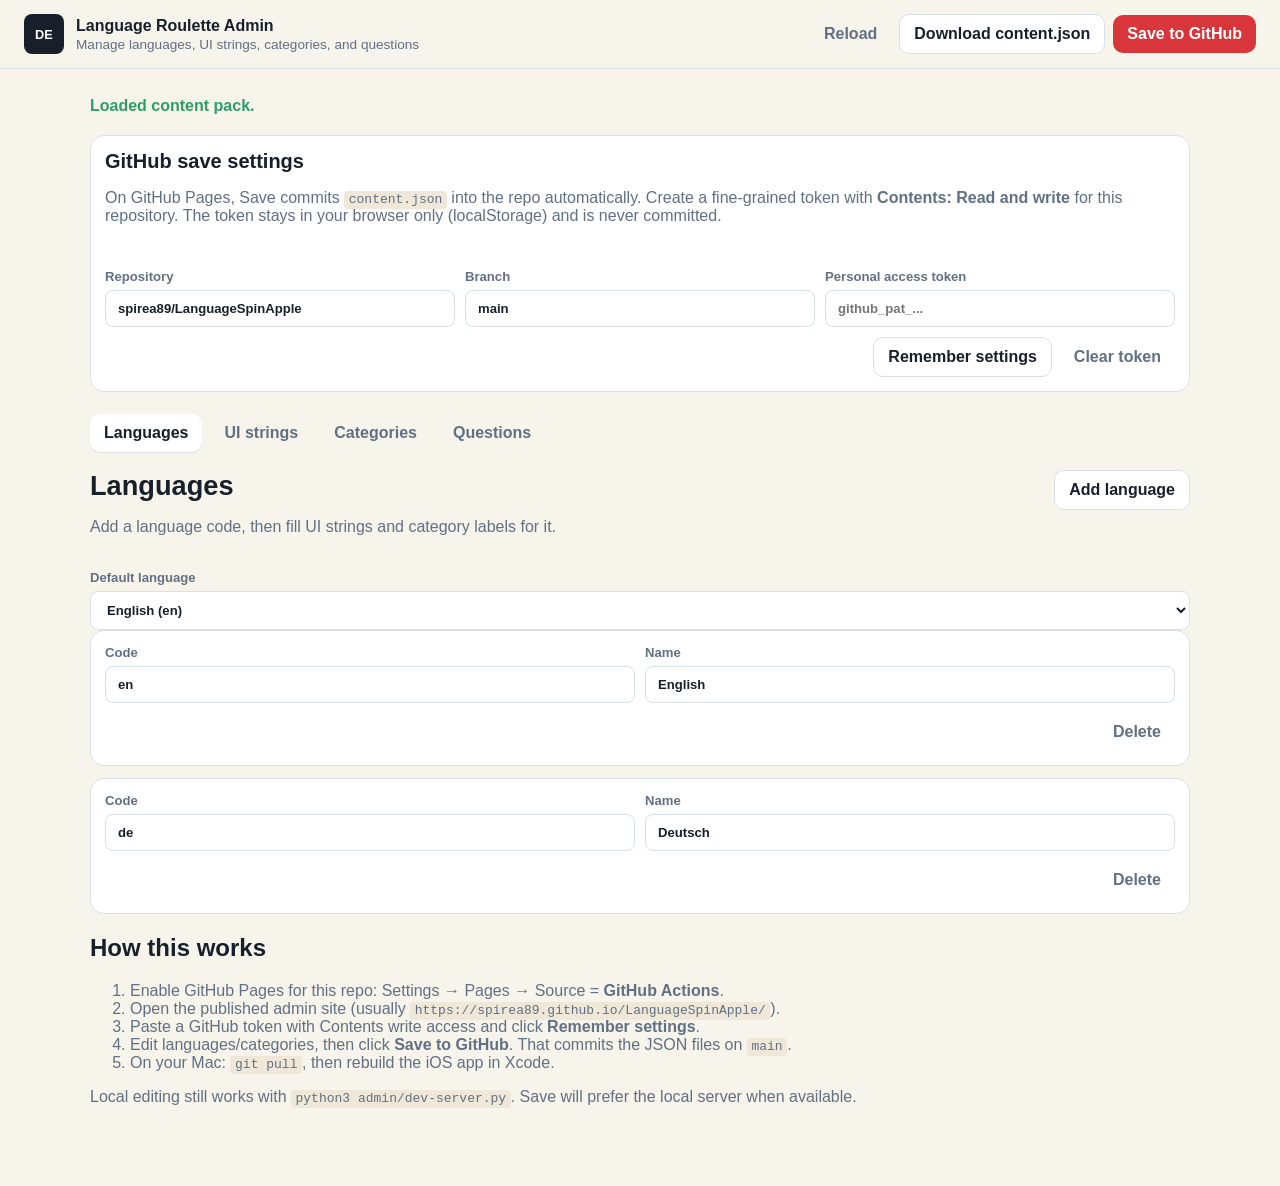
<file: admin/index.html>
<!doctype html>
<html lang="en">
  <head>
    <meta charset="utf-8">
    <meta name="viewport" content="width=device-width, initial-scale=1">
    <title>Language Roulette Admin</title>
    <link rel="stylesheet" href="styles.css">
  </head>
  <body>
    <header class="topbar">
      <div class="brand">
        <span class="brand-mark">DE</span>
        <div>
          <strong>Language Roulette Admin</strong>
          <p>Manage languages, UI strings, categories, and questions</p>
        </div>
      </div>
      <div class="top-actions">
        <button id="reloadButton" type="button" class="ghost">Reload</button>
        <button id="downloadButton" type="button" class="secondary">Download content.json</button>
        <button id="saveButton" type="button" class="primary">Save to GitHub</button>
      </div>
    </header>

    <main class="shell">
      <p id="status" class="status" role="status"></p>

      <section class="card github-card">
        <div class="panel-head">
          <div>
            <h1>GitHub save settings</h1>
            <p>
              On GitHub Pages, Save commits <code>content.json</code> into the repo automatically.
              Create a fine-grained token with <strong>Contents: Read and write</strong> for this repository.
              The token stays in your browser only (localStorage) and is never committed.
            </p>
          </div>
        </div>
        <div class="grid-3">
          <label>
            Repository
            <input id="githubRepo" placeholder="spirea89/LanguageSpinApple" autocomplete="off">
          </label>
          <label>
            Branch
            <input id="githubBranch" placeholder="main" autocomplete="off">
          </label>
          <label>
            Personal access token
            <input id="githubToken" type="password" placeholder="github_pat_..." autocomplete="off">
          </label>
        </div>
        <div class="row-actions">
          <button id="saveGithubSettings" type="button" class="secondary">Remember settings</button>
          <button id="clearGithubToken" type="button" class="ghost">Clear token</button>
        </div>
      </section>

      <nav class="tabs" aria-label="Admin sections">
        <button type="button" class="tab active" data-tab="languages">Languages</button>
        <button type="button" class="tab" data-tab="ui">UI strings</button>
        <button type="button" class="tab" data-tab="categories">Categories</button>
        <button type="button" class="tab" data-tab="questions">Questions</button>
      </nav>

      <section id="panel-languages" class="panel active">
        <div class="panel-head">
          <div>
            <h1>Languages</h1>
            <p>Add a language code, then fill UI strings and category labels for it.</p>
          </div>
          <button id="addLanguageButton" type="button" class="secondary">Add language</button>
        </div>
        <div class="form-row">
          <label>
            Default language
            <select id="defaultLanguage"></select>
          </label>
        </div>
        <div id="languageRows" class="stack"></div>
      </section>

      <section id="panel-ui" class="panel">
        <div class="panel-head">
          <div>
            <h1>UI strings</h1>
            <p>App chrome translations. Missing values fall back to the default language.</p>
          </div>
          <button id="addUiKeyButton" type="button" class="secondary">Add UI key</button>
        </div>
        <div class="table-wrap">
          <table id="uiTable">
            <thead></thead>
            <tbody></tbody>
          </table>
        </div>
      </section>

      <section id="panel-categories" class="panel">
        <div class="panel-head">
          <div>
            <h1>Categories</h1>
            <p>Wheel labels per language. These update in the app when the language switcher changes.</p>
          </div>
          <button id="addCategoryButton" type="button" class="secondary">Add category</button>
        </div>
        <div id="categoryRows" class="stack"></div>
      </section>

      <section id="panel-questions" class="panel">
        <div class="panel-head">
          <div>
            <h1>Questions</h1>
            <p>Learning prompts stay in German (or your target practice language).</p>
          </div>
          <div class="inline-actions">
            <label>
              Category
              <select id="questionCategorySelect"></select>
            </label>
            <button id="addQuestionButton" type="button" class="secondary">Add question</button>
          </div>
        </div>
        <div id="questionRows" class="stack"></div>
      </section>

      <section class="help">
        <h2>How this works</h2>
        <ol>
          <li>Enable GitHub Pages for this repo: Settings → Pages → Source = <strong>GitHub Actions</strong>.</li>
          <li>Open the published admin site (usually <code>https://spirea89.github.io/LanguageSpinApple/</code>).</li>
          <li>Paste a GitHub token with Contents write access and click <strong>Remember settings</strong>.</li>
          <li>Edit languages/categories, then click <strong>Save to GitHub</strong>. That commits the JSON files on <code>main</code>.</li>
          <li>On your Mac: <code>git pull</code>, then rebuild the iOS app in Xcode.</li>
        </ol>
        <p>Local editing still works with <code>python3 admin/dev-server.py</code>. Save will prefer the local server when available.</p>
      </section>
    </main>

    <script src="admin.js"></script>
  </body>
</html>
</file>
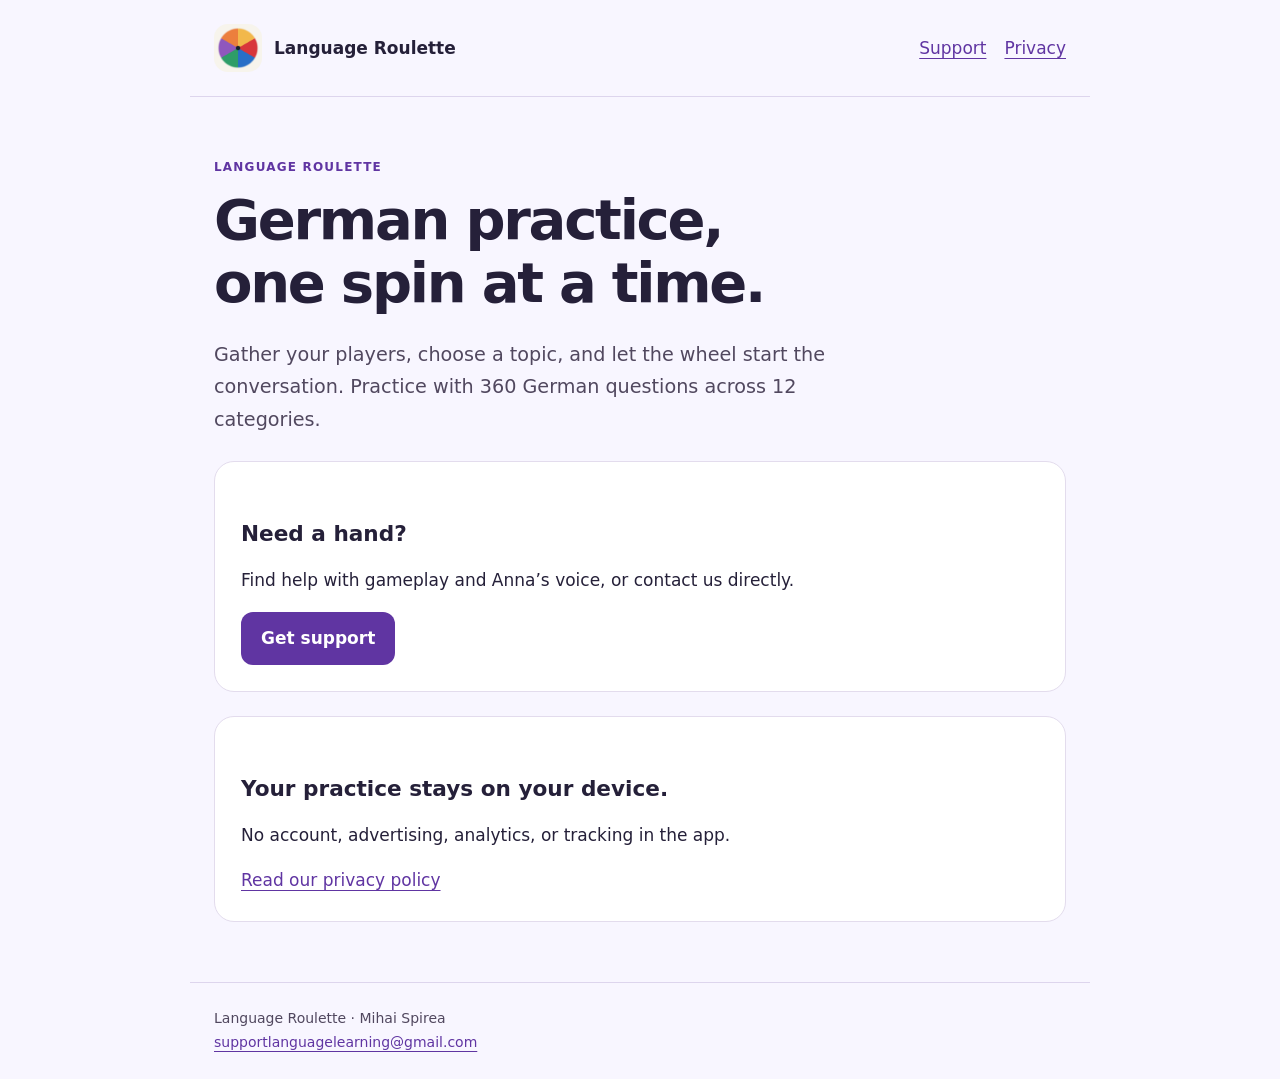
<file: public-site/index.html>
<!doctype html>
<html lang="en"><head><meta charset="utf-8"><meta name="viewport" content="width=device-width, initial-scale=1"><title>German practice, one spin at a time | Language Roulette</title><meta name="description" content="Support and privacy information for Language Roulette, a German speaking practice game."><link rel="stylesheet" href="styles.css"><link rel="icon" href="app-icon.png"><link rel="canonical" href="https://spirea89.github.io/LanguageSpinApple/index.html"><meta property="og:title" content="German practice, one spin at a time | Language Roulette"><meta property="og:description" content="Support and privacy information for Language Roulette, a German speaking practice game."><meta property="og:image" content="https://spirea89.github.io/LanguageSpinApple/app-icon.png"></head><body><header><a class="brand" href="index.html"><img src="app-icon.png" width="48" height="48" alt="">Language Roulette</a><nav aria-label="Main navigation"><a href="support.html">Support</a><a href="privacy.html">Privacy</a></nav></header><main><p class="tag">Language Roulette</p><h1>German practice,<br>one spin at a time.</h1><p class="intro">Gather your players, choose a topic, and let the wheel start the conversation. Practice with 360 German questions across 12 categories.</p><div class="card"><h2>Need a hand?</h2><p>Find help with gameplay and Anna’s voice, or contact us directly.</p><a class="button" href="support.html">Get support</a></div><div class="card"><h2>Your practice stays on your device.</h2><p>No account, advertising, analytics, or tracking in the app.</p><a href="privacy.html">Read our privacy policy</a></div></main><footer>Language Roulette · Mihai Spirea<br><a href="mailto:supportlanguagelearning@gmail.com">supportlanguagelearning@gmail.com</a></footer></body></html>
</file>
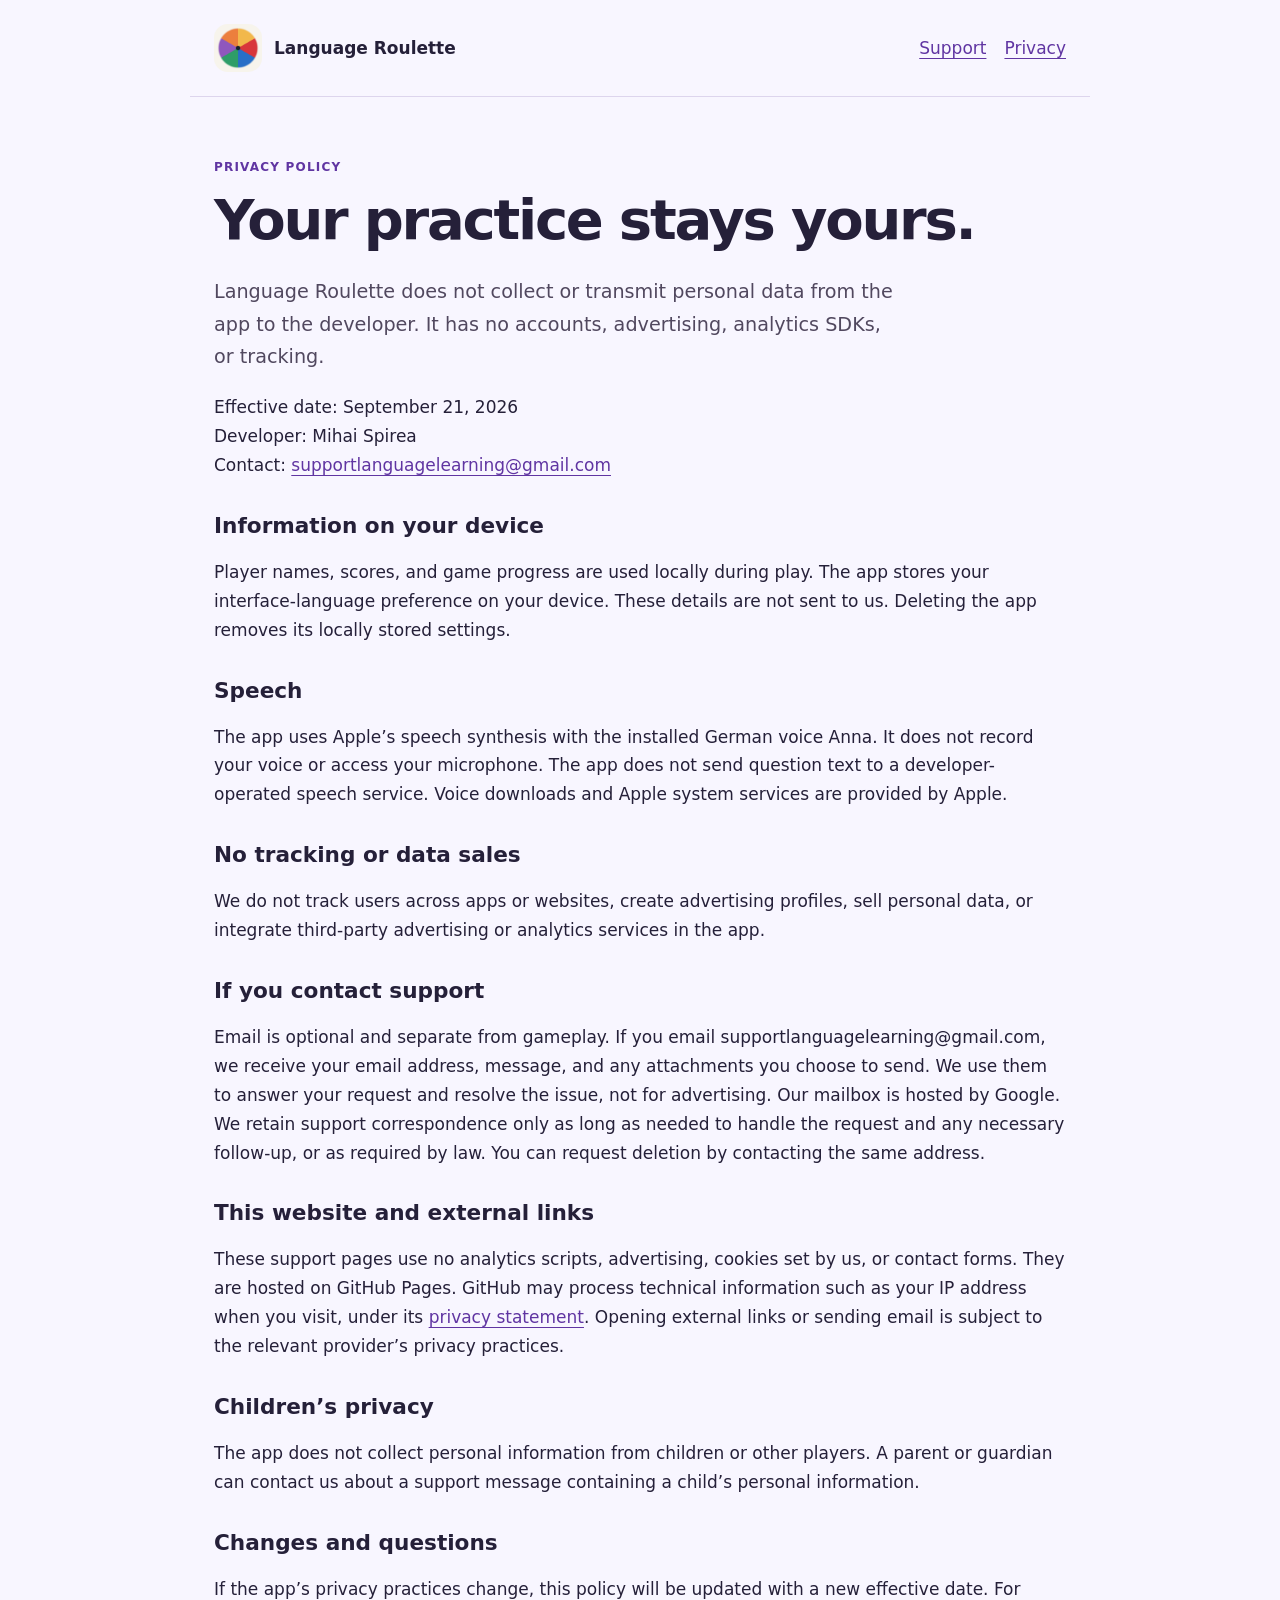
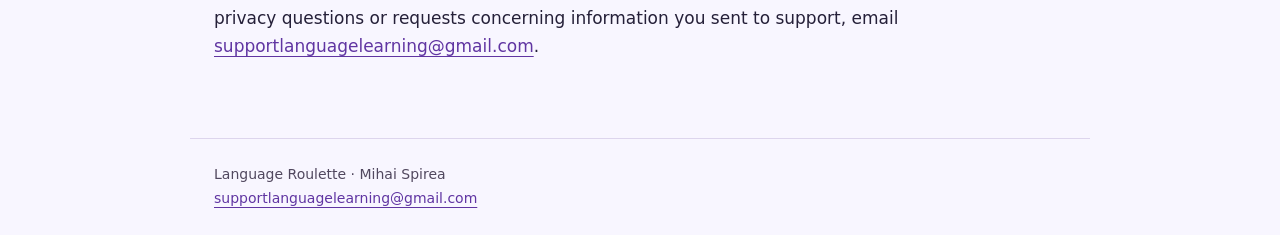
<file: public-site/privacy.html>
<!doctype html>
<html lang="en"><head><meta charset="utf-8"><meta name="viewport" content="width=device-width, initial-scale=1"><title>Privacy policy | Language Roulette</title><meta name="description" content="How Language Roulette handles on-device data, support emails, and website visits."><link rel="stylesheet" href="styles.css"><link rel="icon" href="app-icon.png"><link rel="canonical" href="https://spirea89.github.io/LanguageSpinApple/privacy.html"><meta property="og:title" content="Privacy policy | Language Roulette"><meta property="og:description" content="How Language Roulette handles on-device data, support emails, and website visits."><meta property="og:image" content="https://spirea89.github.io/LanguageSpinApple/app-icon.png"></head><body><header><a class="brand" href="index.html"><img src="app-icon.png" width="48" height="48" alt="">Language Roulette</a><nav aria-label="Main navigation"><a href="support.html">Support</a><a href="privacy.html">Privacy</a></nav></header><main><p class="tag">Privacy policy</p><h1>Your practice stays yours.</h1><p class="intro">Language Roulette does not collect or transmit personal data from the app to the developer. It has no accounts, advertising, analytics SDKs, or tracking.</p><p>Effective date: September 21, 2026<br>Developer: Mihai Spirea<br>Contact: <a href="mailto:supportlanguagelearning@gmail.com">supportlanguagelearning@gmail.com</a></p><h2>Information on your device</h2><p>Player names, scores, and game progress are used locally during play. The app stores your interface-language preference on your device. These details are not sent to us. Deleting the app removes its locally stored settings.</p><h2>Speech</h2><p>The app uses Apple’s speech synthesis with the installed German voice Anna. It does not record your voice or access your microphone. The app does not send question text to a developer-operated speech service. Voice downloads and Apple system services are provided by Apple.</p><h2>No tracking or data sales</h2><p>We do not track users across apps or websites, create advertising profiles, sell personal data, or integrate third-party advertising or analytics services in the app.</p><h2>If you contact support</h2><p>Email is optional and separate from gameplay. If you email supportlanguagelearning@gmail.com, we receive your email address, message, and any attachments you choose to send. We use them to answer your request and resolve the issue, not for advertising. Our mailbox is hosted by Google. We retain support correspondence only as long as needed to handle the request and any necessary follow-up, or as required by law. You can request deletion by contacting the same address.</p><h2>This website and external links</h2><p>These support pages use no analytics scripts, advertising, cookies set by us, or contact forms. They are hosted on GitHub Pages. GitHub may process technical information such as your IP address when you visit, under its <a href="https://docs.github.com/en/site-policy/privacy-policies/github-general-privacy-statement">privacy statement</a>. Opening external links or sending email is subject to the relevant provider’s privacy practices.</p><h2>Children’s privacy</h2><p>The app does not collect personal information from children or other players. A parent or guardian can contact us about a support message containing a child’s personal information.</p><h2>Changes and questions</h2><p>If the app’s privacy practices change, this policy will be updated with a new effective date. For privacy questions or requests concerning information you sent to support, email <a href="mailto:supportlanguagelearning@gmail.com">supportlanguagelearning@gmail.com</a>.</p></main><footer>Language Roulette · Mihai Spirea<br><a href="mailto:supportlanguagelearning@gmail.com">supportlanguagelearning@gmail.com</a></footer></body></html>
</file>
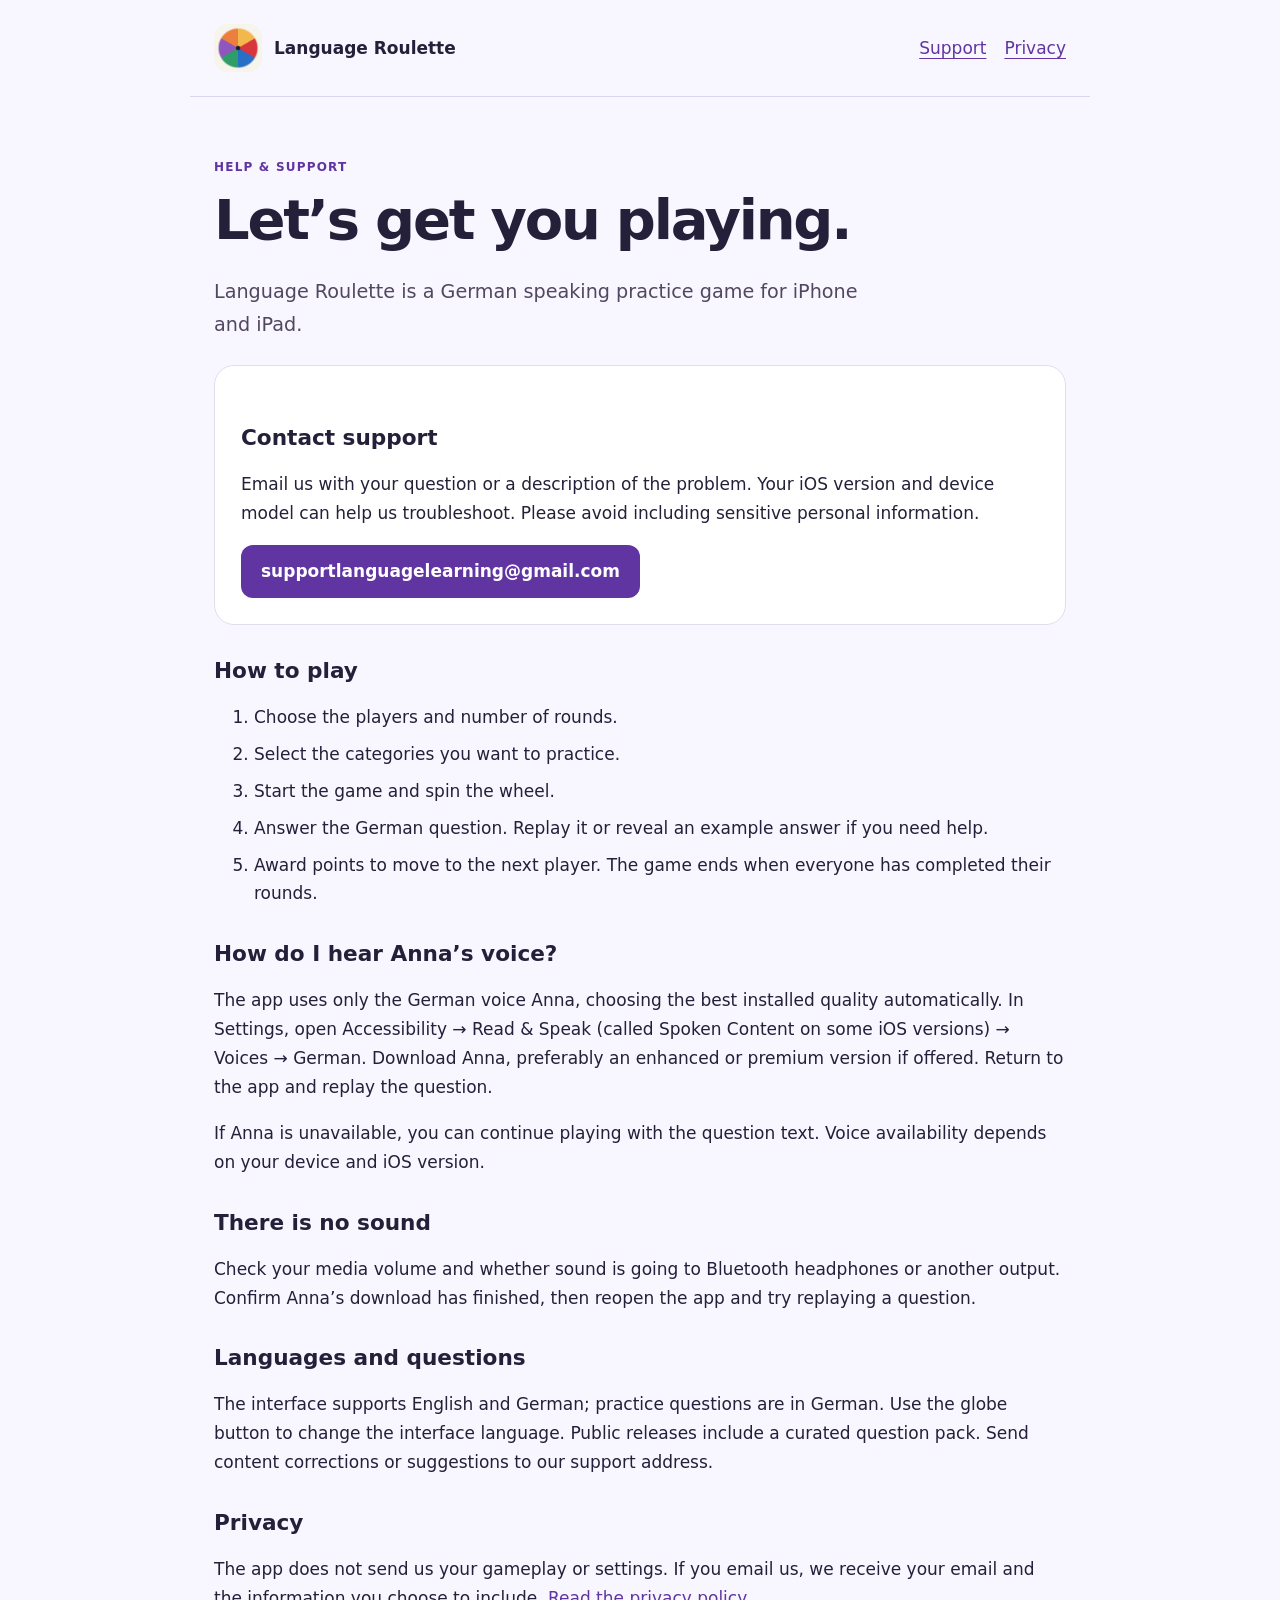
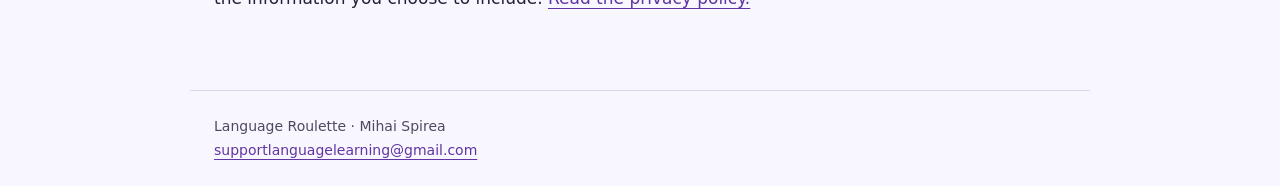
<file: public-site/support.html>
<!doctype html>
<html lang="en"><head><meta charset="utf-8"><meta name="viewport" content="width=device-width, initial-scale=1"><title>Support | Language Roulette</title><meta name="description" content="Get help with Language Roulette gameplay, German speech, and Anna’s voice."><link rel="stylesheet" href="styles.css"><link rel="icon" href="app-icon.png"><link rel="canonical" href="https://spirea89.github.io/LanguageSpinApple/support.html"><meta property="og:title" content="Support | Language Roulette"><meta property="og:description" content="Get help with Language Roulette gameplay, German speech, and Anna’s voice."><meta property="og:image" content="https://spirea89.github.io/LanguageSpinApple/app-icon.png"></head><body><header><a class="brand" href="index.html"><img src="app-icon.png" width="48" height="48" alt="">Language Roulette</a><nav aria-label="Main navigation"><a href="support.html">Support</a><a href="privacy.html">Privacy</a></nav></header><main><p class="tag">Help & support</p><h1>Let’s get you playing.</h1><p class="intro">Language Roulette is a German speaking practice game for iPhone and iPad.</p><section class="card"><h2>Contact support</h2><p>Email us with your question or a description of the problem. Your iOS version and device model can help us troubleshoot. Please avoid including sensitive personal information.</p><a class="button" href="mailto:supportlanguagelearning@gmail.com">supportlanguagelearning@gmail.com</a></section><h2>How to play</h2><ol><li>Choose the players and number of rounds.</li><li>Select the categories you want to practice.</li><li>Start the game and spin the wheel.</li><li>Answer the German question. Replay it or reveal an example answer if you need help.</li><li>Award points to move to the next player. The game ends when everyone has completed their rounds.</li></ol><h2>How do I hear Anna’s voice?</h2><p>The app uses only the German voice Anna, choosing the best installed quality automatically. In Settings, open Accessibility → Read & Speak (called Spoken Content on some iOS versions) → Voices → German. Download Anna, preferably an enhanced or premium version if offered. Return to the app and replay the question.</p><p>If Anna is unavailable, you can continue playing with the question text. Voice availability depends on your device and iOS version.</p><h2>There is no sound</h2><p>Check your media volume and whether sound is going to Bluetooth headphones or another output. Confirm Anna’s download has finished, then reopen the app and try replaying a question.</p><h2>Languages and questions</h2><p>The interface supports English and German; practice questions are in German. Use the globe button to change the interface language. Public releases include a curated question pack. Send content corrections or suggestions to our support address.</p><h2>Privacy</h2><p>The app does not send us your gameplay or settings. If you email us, we receive your email and the information you choose to include. <a href="privacy.html">Read the privacy policy.</a></p></main><footer>Language Roulette · Mihai Spirea<br><a href="mailto:supportlanguagelearning@gmail.com">supportlanguagelearning@gmail.com</a></footer></body></html>
</file>
<file: admin/styles.css>
:root {
  color-scheme: light;
  --ink: #17202a;
  --muted: #617083;
  --line: #d8e0e8;
  --paper: #f7f4ec;
  --surface: #ffffff;
  --accent: #d8363b;
  --accent-strong: #a71f28;
  --gold: #f2b84b;
  --green: #2e9d68;
}

* { box-sizing: border-box; }

body {
  margin: 0;
  min-height: 100vh;
  background: var(--paper);
  color: var(--ink);
  font-family: "Avenir Next", "Segoe UI", sans-serif;
}

button, input, select, textarea {
  font: inherit;
}

code {
  background: #efe8d8;
  padding: 0.1em 0.35em;
  border-radius: 4px;
}

.topbar {
  position: sticky;
  top: 0;
  z-index: 10;
  display: flex;
  gap: 16px;
  align-items: center;
  justify-content: space-between;
  padding: 14px 24px;
  background: rgba(247, 244, 236, 0.94);
  border-bottom: 1px solid var(--line);
  backdrop-filter: blur(12px);
}

.brand {
  display: flex;
  gap: 12px;
  align-items: center;
}

.brand p {
  margin: 2px 0 0;
  color: var(--muted);
  font-size: 0.85rem;
}

.brand-mark {
  display: grid;
  place-items: center;
  width: 40px;
  height: 40px;
  border-radius: 8px;
  background: var(--ink);
  color: white;
  font-weight: 800;
  font-size: 0.8rem;
}

.top-actions, .inline-actions, .tabs {
  display: flex;
  gap: 8px;
  align-items: center;
  flex-wrap: wrap;
}

.shell {
  width: min(1100px, calc(100% - 32px));
  margin: 0 auto;
  padding: 28px 0 64px;
}

.status {
  min-height: 1.4em;
  margin: 0 0 16px;
  color: var(--green);
  font-weight: 700;
}

.status.error { color: var(--accent); }

.tabs {
  margin-bottom: 18px;
}

.tab, .ghost, .secondary, .primary {
  border: 0;
  border-radius: 10px;
  cursor: pointer;
  padding: 10px 14px;
  font-weight: 700;
}

.tab {
  background: transparent;
  color: var(--muted);
}

.tab.active {
  background: var(--surface);
  color: var(--ink);
  box-shadow: 0 1px 0 var(--line);
}

.primary {
  background: var(--accent);
  color: white;
}

.primary:hover { background: var(--accent-strong); }

.secondary {
  background: var(--surface);
  color: var(--ink);
  border: 1px solid var(--line);
}

.ghost {
  background: transparent;
  color: var(--muted);
}

.panel { display: none; }
.panel.active { display: block; }

.panel-head {
  display: flex;
  gap: 16px;
  justify-content: space-between;
  align-items: flex-start;
  margin-bottom: 18px;
}

.panel-head h1 {
  margin: 0 0 6px;
  font-size: 1.7rem;
}

.panel-head p, .help p, .help li {
  color: var(--muted);
}

.stack {
  display: grid;
  gap: 12px;
}

.card {
  background: var(--surface);
  border: 1px solid var(--line);
  border-radius: 14px;
  padding: 14px;
  display: grid;
  gap: 10px;
}

.card.selected {
  border-color: var(--gold);
  background: #fff8e8;
}

.form-row, .grid-2, .grid-3 {
  display: grid;
  gap: 10px;
}

.grid-2 { grid-template-columns: repeat(2, minmax(0, 1fr)); }
.grid-3 { grid-template-columns: repeat(3, minmax(0, 1fr)); }

label {
  display: grid;
  gap: 6px;
  color: var(--muted);
  font-size: 0.82rem;
  font-weight: 800;
}

input, select, textarea {
  width: 100%;
  border: 1px solid var(--line);
  border-radius: 8px;
  padding: 10px 12px;
  background: white;
  color: var(--ink);
}

textarea { min-height: 72px; resize: vertical; }

.table-wrap {
  overflow: auto;
  border: 1px solid var(--line);
  border-radius: 14px;
  background: var(--surface);
}

table {
  width: 100%;
  border-collapse: collapse;
  min-width: 720px;
}

th, td {
  border-bottom: 1px solid var(--line);
  padding: 10px;
  text-align: left;
  vertical-align: top;
}

th {
  position: sticky;
  top: 0;
  background: #efe8d8;
  font-size: 0.82rem;
}

.github-card {
  margin-bottom: 22px;
}

.github-card h1 {
  font-size: 1.25rem;
}

.row-actions {
  display: flex;
  gap: 8px;
  justify-content: flex-end;
}

@media (max-width: 800px) {
  .topbar, .panel-head { flex-direction: column; align-items: stretch; }
  .grid-2, .grid-3 { grid-template-columns: 1fr; }
}
</file>
<file: public-site/styles.css>
*{box-sizing:border-box}body{margin:0;background:#f8f6ff;color:#252039;font:17px/1.7 system-ui,-apple-system,sans-serif}header,main,footer{max-width:900px;margin:auto;padding:24px}header{display:flex;align-items:center;justify-content:space-between;gap:20px;border-bottom:1px solid #ddd5ed}.brand{display:flex;align-items:center;gap:12px;color:#252039;text-decoration:none;font-weight:800}.brand img{border-radius:14px}nav{display:flex;gap:18px}a{color:#6035a2;text-underline-offset:4px}main{padding-top:48px;padding-bottom:60px}h1{font-size:clamp(2rem,6vw,3.5rem);line-height:1.12;letter-spacing:-.04em;margin:0 0 24px}h2{font-size:1.35rem;line-height:1.3;margin-top:32px}.intro{font-size:1.2rem;max-width:680px;color:#51485f}.tag{font-weight:700;letter-spacing:.1em;text-transform:uppercase;font-size:12px;color:#6035a2}.card{background:#fff;border:1px solid #e3dced;border-radius:20px;padding:26px;margin-top:24px}.button{display:inline-block;background:#6035a2;color:white;padding:12px 20px;border-radius:12px;text-decoration:none;font-weight:700;overflow-wrap:anywhere}footer{border-top:1px solid #ddd5ed;font-size:14px;color:#51485f}li{margin-bottom:8px}a:focus-visible{outline:3px solid #e6a719;outline-offset:5px}@media(max-width:550px){header{align-items:flex-start;flex-direction:column}main{padding-top:32px}.card{padding:20px}}
</file>
